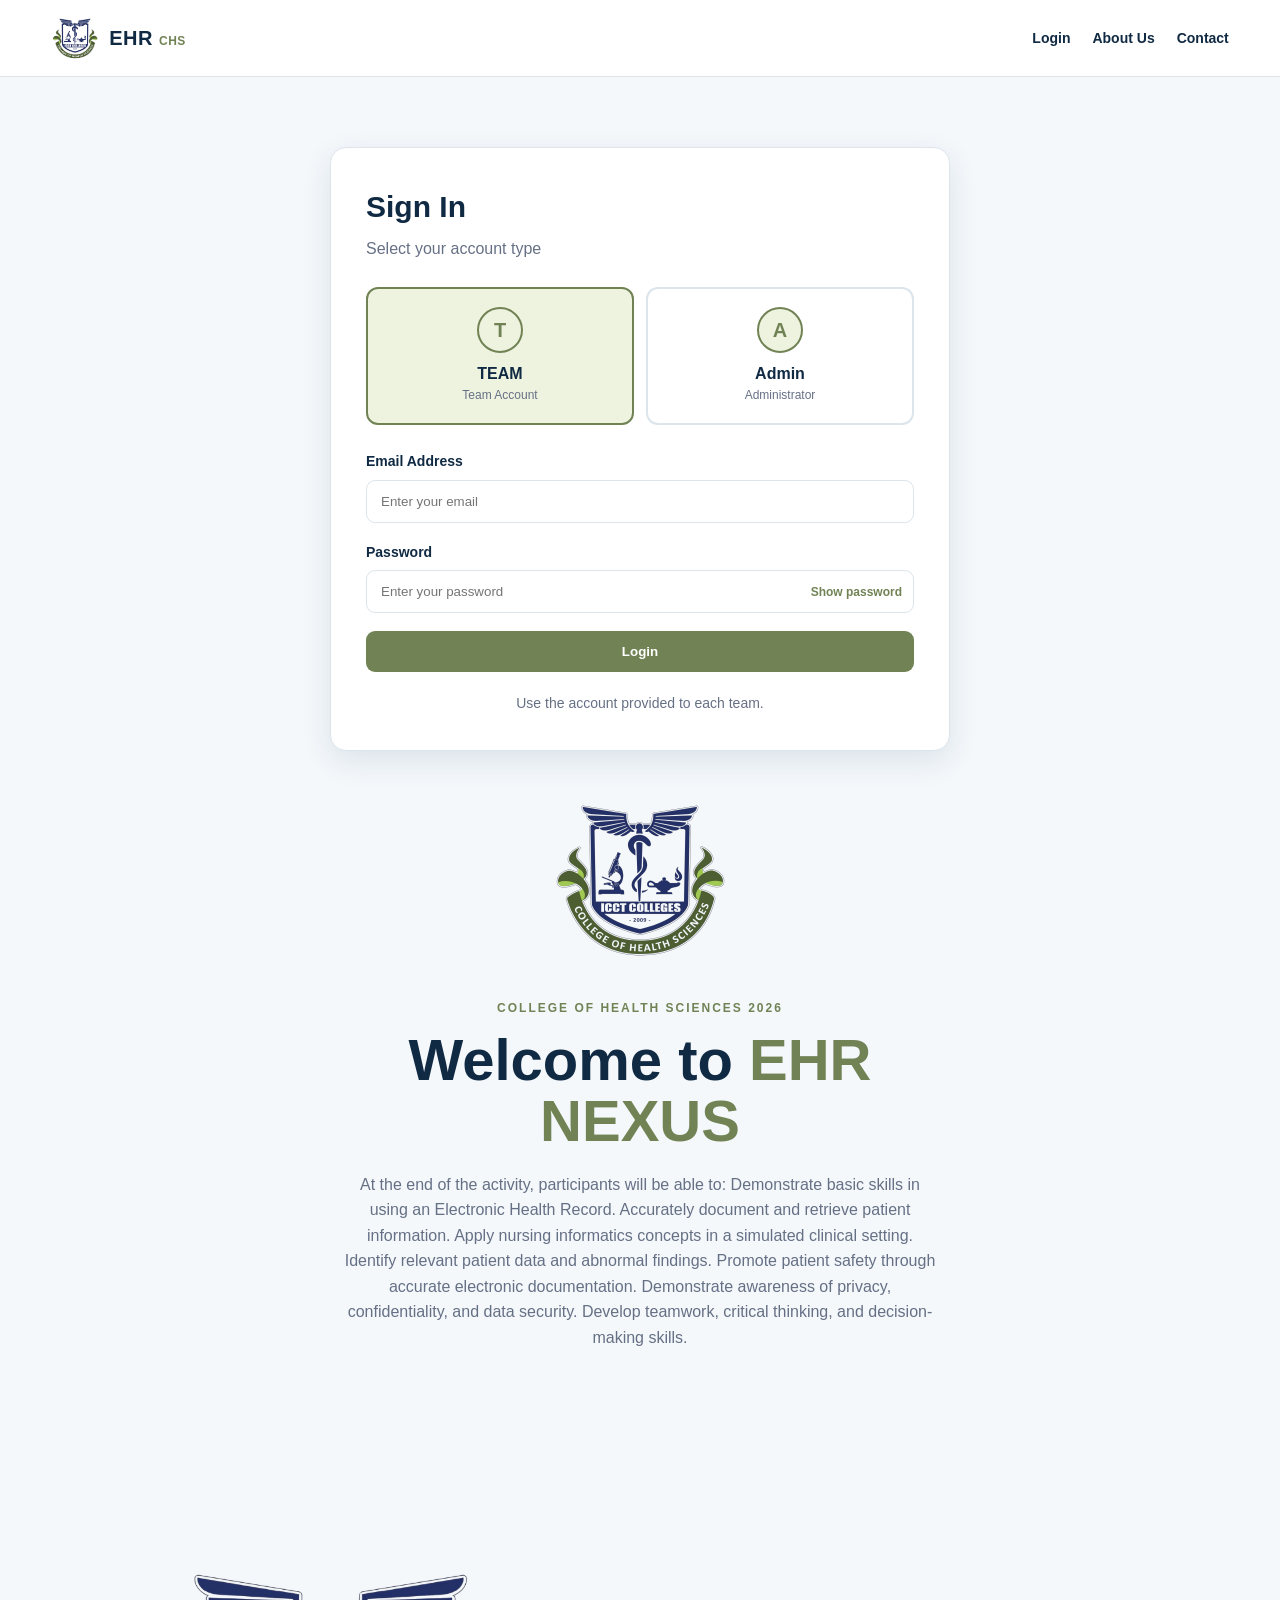
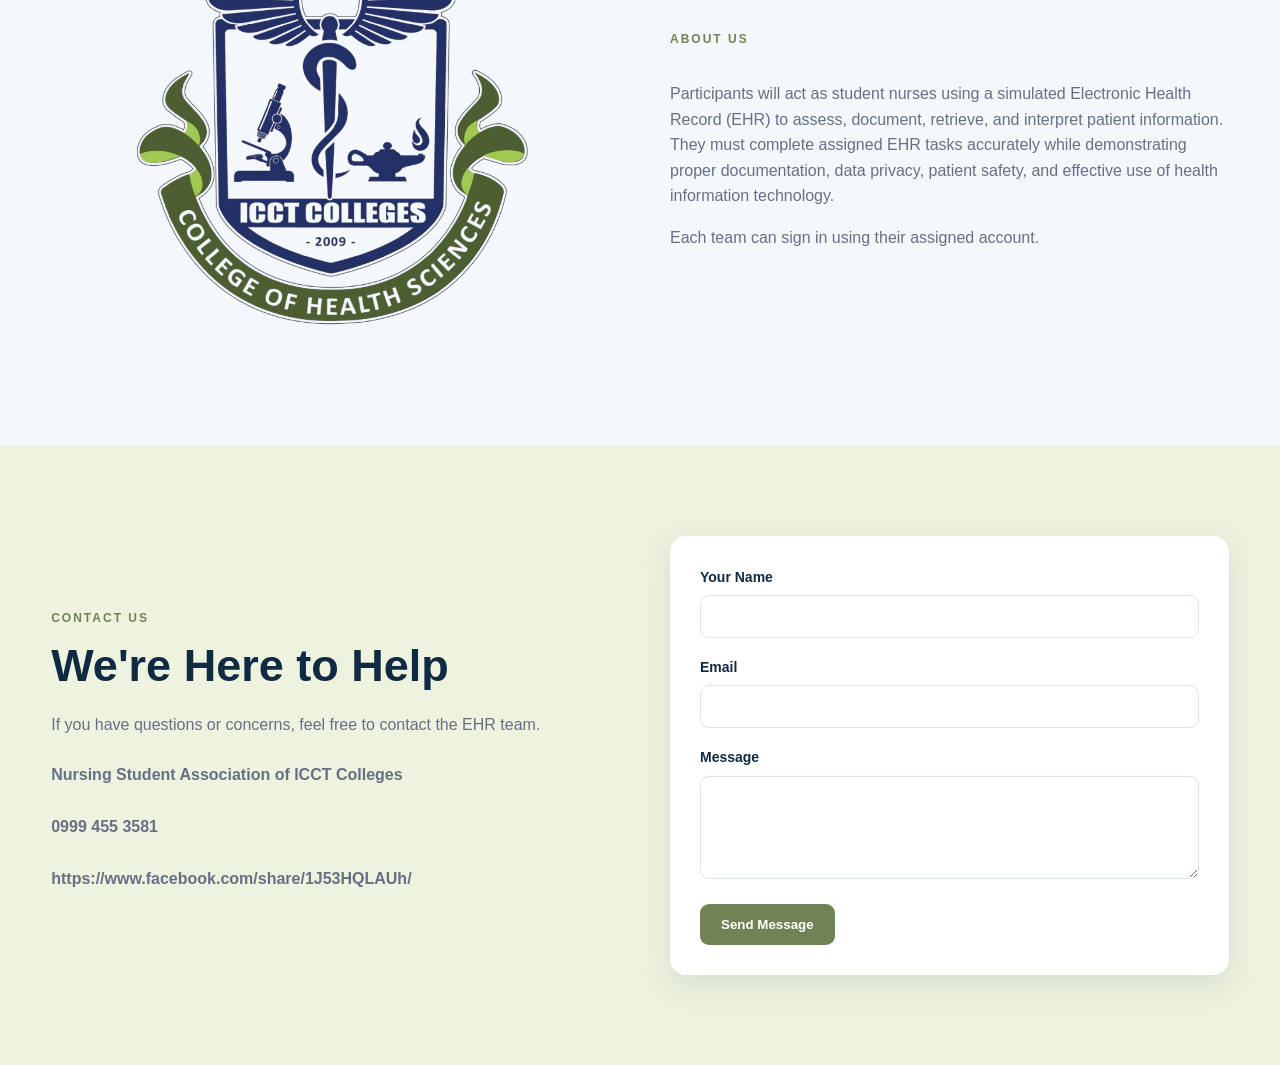
<file: index.html>
<!DOCTYPE html>
<html lang="en">
<head>
    <meta charset="UTF-8">
    <meta name="viewport" content="width=device-width, initial-scale=1.0">

    <title>EHR | Login</title>

    <link rel="stylesheet" href="style.css">
</head>

<body>

    <!-- NAVBAR -->
    <header class="navbar">

        <div class="nav-container">

            <a href="index.html" class="logo">
                <img
                    src="asset/chs.png"
                    alt="EHR CHS Logo">

                <span>
                    EHR
                    <small>CHS</small>
                </span>
            </a>

            <nav class="main-nav">
                <a href="#login">Login</a>
                <a href="#about">About Us</a>
                <a href="#contact">Contact</a>
            </nav><!DOCTYPE html>
            <html lang="en">
            <head>
                <meta charset="UTF-8">
                <title>Page title</title>
            </head>
            <body>
                
            </body>
            </html>

        </div>

    </header>


    <!-- LOGIN -->
    <main>

        <section class="login-section" id="login">

            <div class="login-container">

                <!-- SIGN IN -->
                <div class="login-card">

                    <h2>Sign In</h2>

                    <p class="login-subtitle">
                        Select your account type
                    </p>


                    <!-- ROLE -->
                    <div class="role-selection">

                        <div
                            class="role-card active"
                            data-role="student">

                            <div class="role-icon">
                                T
                            </div>

                            <h3>TEAM</h3>

                            <p>
                                Team Account
                            </p>

                        </div>


                        <div
                            class="role-card"
                            data-role="admin">

                            <div class="role-icon">
                                A
                            </div>

                            <h3>Admin</h3>

                            <p>
                                Administrator
                            </p>

                        </div>

                    </div>


                    <!-- LOGIN FORM -->
                    <form id="loginForm">

                        <input
                            type="hidden"
                            id="selectedRole"
                            value="student">


                        <div class="form-group">

                            <label for="loginEmail">
                                Email Address
                            </label>

                            <input
                                type="email"
                                id="loginEmail"
                                placeholder="Enter your email"
                                required>

                        </div>


                        <div class="form-group">

                            <label for="loginPassword">
                                Password
                            </label>

                            <div class="password-input-wrap">
                                <input
                                    type="password"
                                    id="loginPassword"
                                    placeholder="Enter your password"
                                    required>
                                <button
                                    class="password-toggle"
                                    type="button"
                                    aria-controls="loginPassword"
                                    aria-pressed="false">
                                    Show password
                                </button>
                            </div>

                        </div>


                        <div
                            id="adminHint"
                            class="admin-hint"
                            style="display:none;">

                            Admin account only:
                            <strong>
                                
                            </strong>

                        </div>


                        <button
                            type="submit"
                            class="btn btn-primary full-width">

                            Login

                        </button>

                    </form>


                    <!-- REGISTER -->
                    <div class="register-link">

                        <p>
                            Use the account provided to each team.


                        </p>

                    </div>

                </div>


                <!-- WELCOME CONTENT -->
                <div class="login-info">

                    <img
                        src="asset/chs.png"
                        alt="EHR CHS"
                        class="login-image">

                    <span class="section-label">
                        COLLEGE OF HEALTH SCIENCES 2026
                    </span>

                    <h1>
                        Welcome to
                        <span>EHR NEXUS</span>
                    </h1>

                    <p>
                       At the end of the activity, participants will be able to:

Demonstrate basic skills in using an Electronic Health Record.
Accurately document and retrieve patient information.
Apply nursing informatics concepts in a simulated clinical setting.
Identify relevant patient data and abnormal findings.
Promote patient safety through accurate electronic documentation.
Demonstrate awareness of privacy, confidentiality, and data security.
Develop teamwork, critical thinking, and decision-making skills.
                    </p>

                    <div class="login-features">

                      

                    </div>

                </div>

            </div>

        </section>


        <!-- ABOUT -->
        <section class="section" id="about">

            <div class="section-container">

                <div class="section-image">

                    <img
                        src="asset/chs.png"
                        alt="About EHR CHS">

                </div>


                <div class="section-content">

                    <span class="section-label">
                        ABOUT US
                    </span>

                    <h2>
                        
                    </h2>

                    <p>
                       Participants will act as student nurses using a simulated Electronic Health Record (EHR) to assess, document, retrieve, and interpret patient information. They must complete assigned EHR tasks accurately while demonstrating proper documentation, data privacy, patient safety, and effective use of health information technology.
                    </p>

                    <p>
                        Each team can sign in using their assigned account.
                        
                    </p>

                </div>

            </div>

        </section>


        <!-- CONTACT -->
        <section
            class="section contact-section"
            id="contact">

            <div class="section-container">

                <div class="section-content">

                    <span class="section-label">
                        CONTACT US
                    </span>

                    <h2>
                        We're Here to Help
                    </h2>

                    <p>
                        If you have questions or concerns,
                        feel free to contact the EHR team.
                    </p>

                    <div class="contact-details">

                        <p> Nursing Student Association of ICCT Colleges
</p>
                        <p> 0999 455 3581</p>
                        <p> https://www.facebook.com/share/1J53HQLAUh/</p>

                    </div>

                </div>


                <div class="contact-form-container">

                    <form id="contactForm">

                        <div class="form-group">

                            <label for="contactName">
                                Your Name
                            </label>

                            <input
                                type="text"
                                id="contactName"
                                required>

                        </div>


                        <div class="form-group">

                            <label for="contactEmail">
                                Email
                            </label>

                            <input
                                type="email"
                                id="contactEmail"
                                required>

                        </div>


                        <div class="form-group">

                            <label for="contactMessage">
                                Message
                            </label>

                            <textarea
                                id="contactMessage"
                                rows="5"
                                required></textarea>

                        </div>


                        <button
                            type="submit"
                            class="btn btn-primary">

                            Send Message

                        </button>

                    </form>

                </div>

            </div>

        </section>

    </main>


    <!-- REGISTER MODAL -->
    <div
        class="modal"
        id="registerModal">

        <div class="modal-content">

            <button
                type="button"
                class="modal-close"
                id="closeRegister">

                &times;

            </button>


            <h2>
                Create Student Account
            </h2>

            <p>
                Student accounts are assigned by the administrator.
            </p>


            <form id="registerForm">

                <div class="form-group">

                    <label for="regName">
                        Full Name
                    </label>

                    <input
                        type="text"
                        id="regName"
                        placeholder="Juan Dela Cruz"
                        required>

                </div>


                <div class="form-group">

                    <label for="regEmail">
                        Email Address
                    </label>

                    <input
                        type="email"
                        id="regEmail"
                        placeholder="juan@email.com"
                        required>

                </div>


                <div class="form-group">

                    <label for="regPassword">
                        Password
                    </label>

                    <input
                        type="password"
                        id="regPassword"
                        placeholder="Create password"
                        required>

                </div>


                <div class="form-group">

                    <label for="regConfirm">
                        Confirm Password
                    </label>

                    <input
                        type="password"
                        id="regConfirm"
                        placeholder="Confirm password"
                        required>

                </div>


                <button
                    type="submit"
                    class="btn btn-primary full-width">

                    Create Account

                </button>

            </form>

        </div>

    </div>


    <!-- TOAST -->
    <div id="toast" class="toast"></div>


    <script src="script.js"></script>

</body>
</html>
</file>
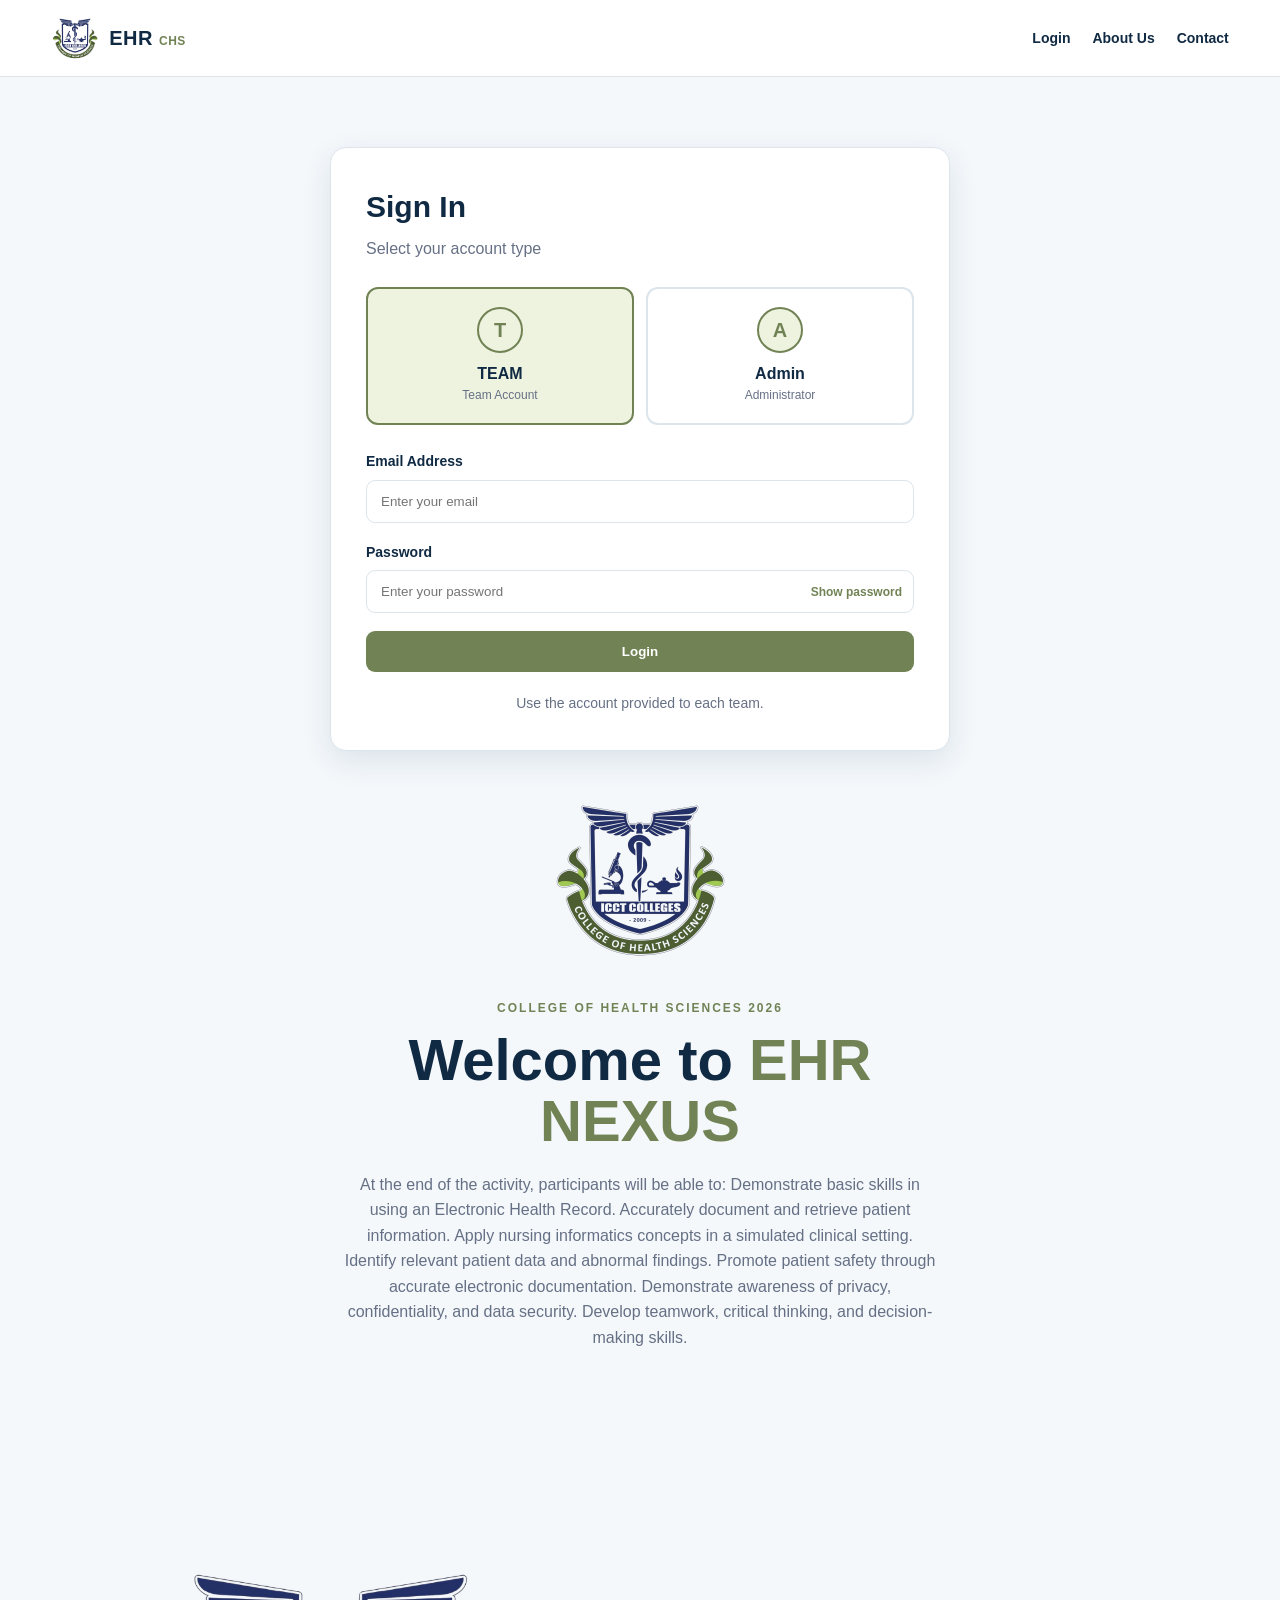
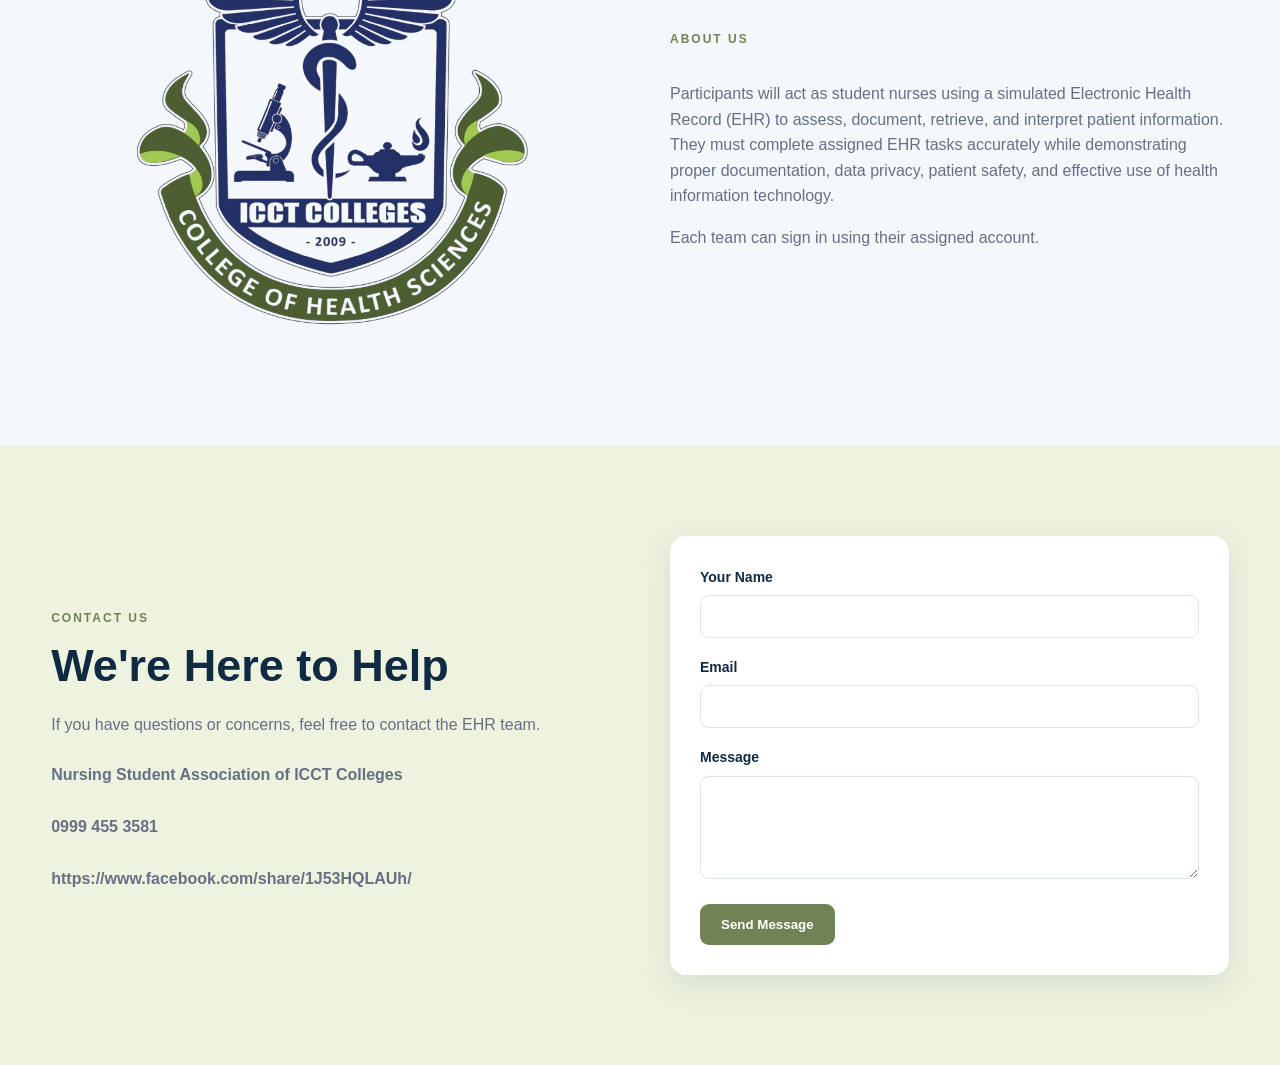
<file: admin.html>
<!DOCTYPE html>
<html lang="en">

<head>

    <meta charset="UTF-8">

    <meta
        name="viewport"
        content="width=device-width, initial-scale=1.0">

    <title>
        EHR HMS | Admin Dashboard
    </title>

    <link
        rel="stylesheet"
        href="style.css">

</head>


<body>

    <!-- ADMIN NAVBAR -->
    <header class="navbar">

        <div class="nav-container">

            <a
                href="admin.html"
                class="logo">

                <img
                    src="asset/chs.png"
                    alt="EHR CHS Logo">

                <span>
                    EHR
                    <small>HMS</small>
                </span>

            </a>


            <nav class="main-nav">

                <a href="admin.html">
                    Dashboard
                </a>

                <button
                    id="adminLogout"
                    class="logout-btn">

                    Logout

                </button>

            </nav>

        </div>

    </header>


    <main class="admin-main">
        <div class="admin-container">
            <div class="admin-header">
                <div>
                    <span class="section-label">ADMINISTRATION</span>
                    <h1>Team Health Records</h1>
                    <p>Review the information submitted by every team.</p>
                </div>
            </div>

            <button
                class="admin-menu-toggle"
                id="adminMenuToggle"
                type="button"
                aria-label="Open admin navigation"
                aria-controls="adminQuickMenu"
                aria-expanded="false">
                <span></span>
                <span></span>
                <span></span>
            </button>

            <nav class="admin-quick-menu" id="adminQuickMenu" aria-label="Admin quick navigation" hidden>
                <strong>Quick Navigation</strong>
                <div class="admin-team-links">
                    <button type="button" data-admin-view="all">All Teams</button>
                    <div id="adminTeamLinks"></div>
                </div>
                <button type="button" data-admin-view="composer">Post Scenario</button>
                <button type="button" data-admin-view="history">Previous Scenarios</button>
                <button type="button" data-admin-view="authorization">Submission Authorization</button>
            </nav>

            <div id="teamRecords" class="team-records"></div>

            <section class="scenario-composer" id="scenarioComposer">
                <div class="view-heading">
                    <span class="section-label">TEAM UPDATE</span>
                    <h2>Post a Scenario</h2>
                    <p>Send a scenario or instruction to one selected team.</p>
                </div>

                <form id="scenarioForm" class="record-form">
                    <label>
                        Scenario
                        <textarea id="scenarioText" rows="5" placeholder="Write a scenario for the selected team..." required></textarea>
                    </label>

                    <label>
                        Pick Team
                        <select id="scenarioTeam" required></select>
                    </label>

                    <input type="hidden" id="editingScenarioId" value="">

                    <div class="scenario-form-actions">
                        <button class="btn btn-primary" id="scenarioSubmit" type="submit">Post Scenario</button>
                        <button class="btn btn-secondary" id="cancelScenarioEdit" type="button" hidden>Cancel Edit</button>
                    </div>
                </form>
            </section>

            <section class="previous-scenarios-section" id="previousScenariosSection">
                <div class="view-heading">
                    <span class="section-label">SCENARIO HISTORY</span>
                    <h2>Previous Scenarios</h2>
                    <p>Review and delete scenarios previously posted to teams.</p>
                </div>

                <div id="previousScenarios" class="scenario-list"></div>
            </section>

            <section class="submission-auth-section" id="submissionAuthorizationSection" hidden>
                <div class="view-heading">
                    <span class="section-label">TEAM PERMISSIONS</span>
                    <h2>Submission Authorization</h2>
                    <p>Authorize one team to resubmit previously saved information.</p>
                </div>

                <div class="submission-auth-layout">
                    <div class="submission-auth-form">
                        <label for="authorizationTeam">Select Team</label>
                        <select id="authorizationTeam"></select>
                        <p id="authorizationStatus" class="record-empty" role="status"></p>
                        <button class="btn btn-primary" id="allowResubmit" type="button">Allow Resubmit</button>
                    </div>

                    <div class="submitted-teams-panel">
                        <h3>Teams with submitted information</h3>
                        <div id="submittedTeamsList" class="submitted-teams-list" aria-live="polite"></div>
                    </div>
                </div>
            </section>
        </div>
    </main>


    <div id="toast" class="toast"></div>


    <script src="script.js"></script>

</body>

</html>
</file>
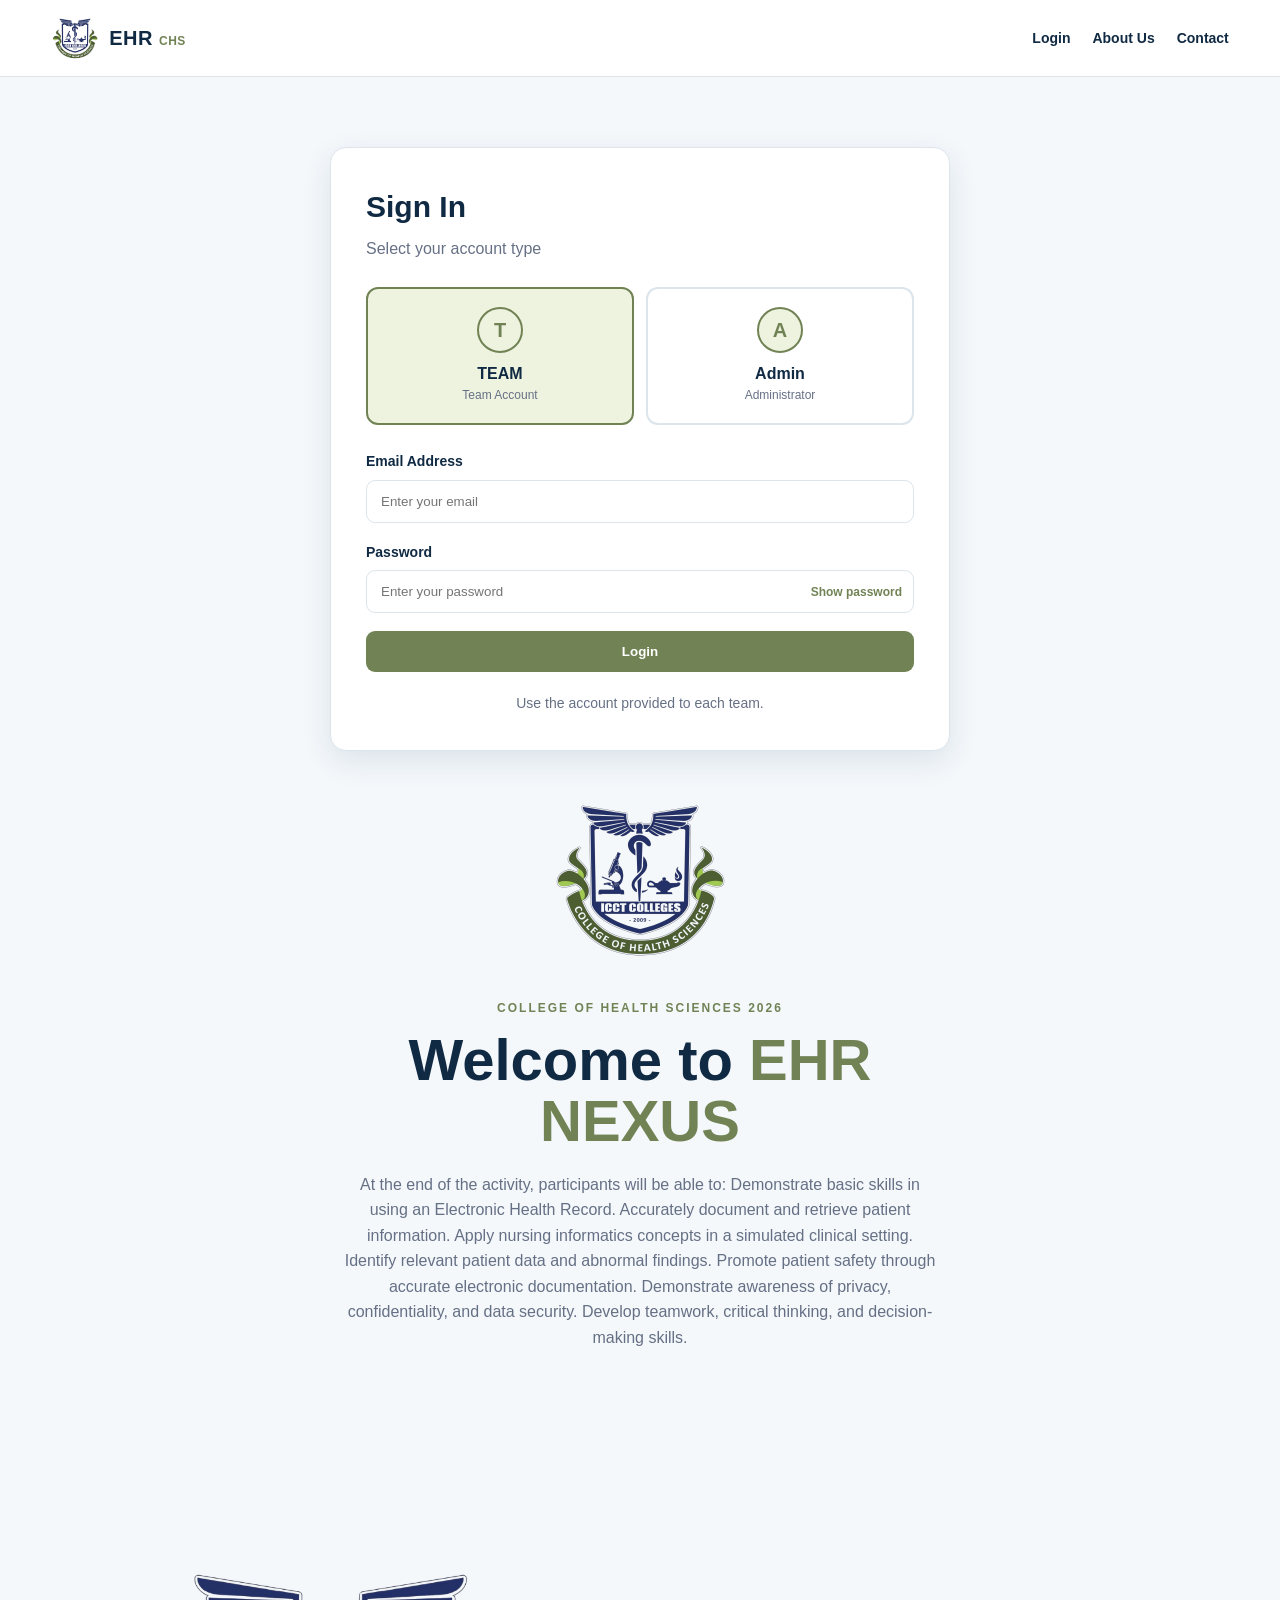
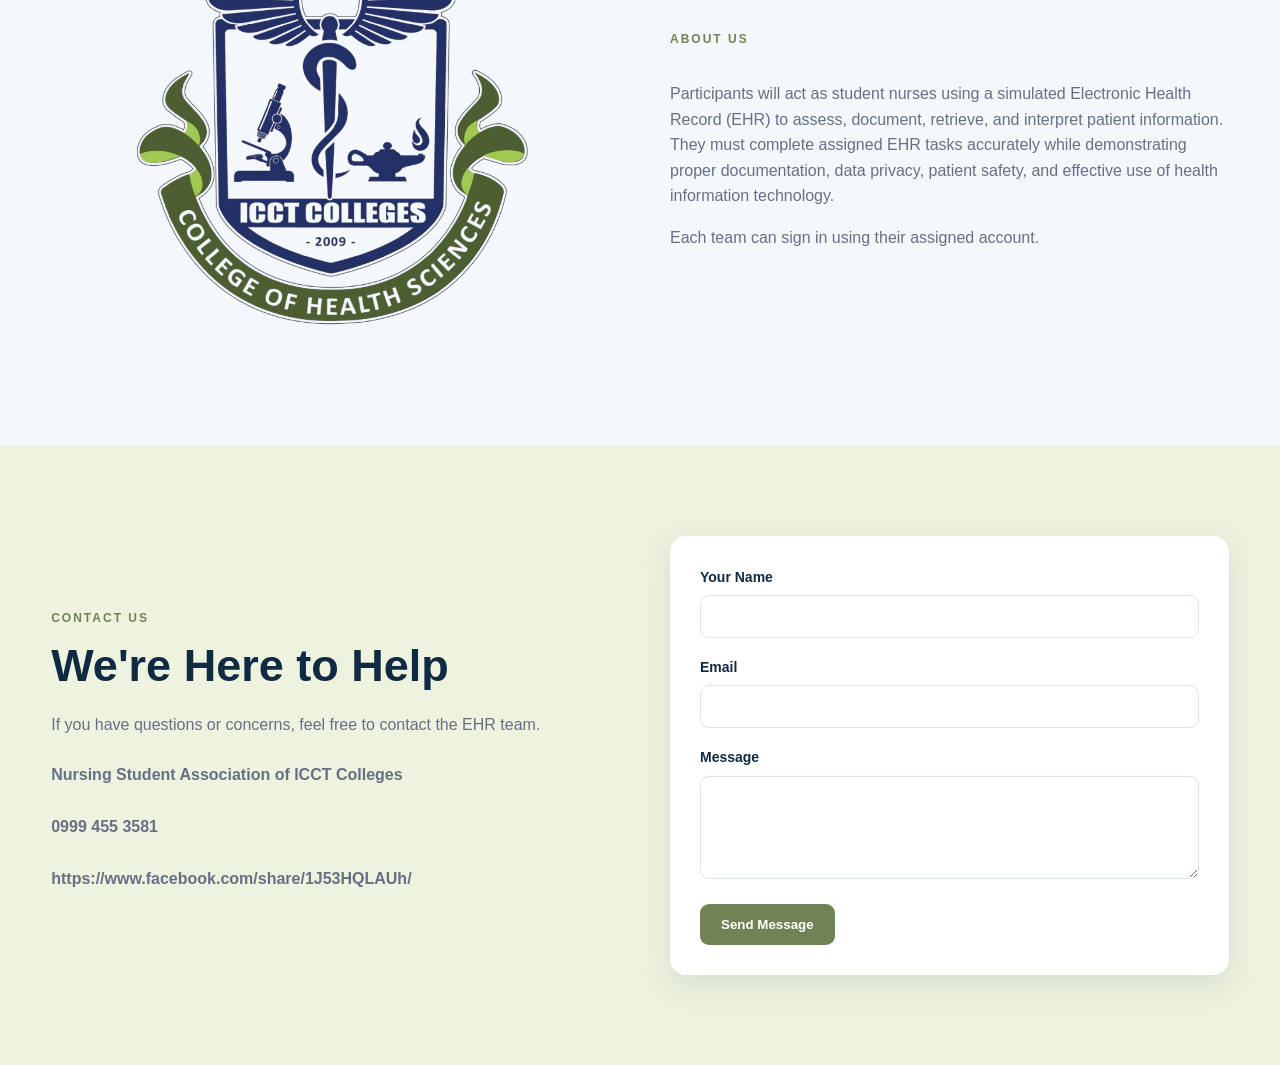
<file: team.html>
<!DOCTYPE html>
<html lang="en">

<head>

    <meta charset="UTF-8">

    <meta
        name="viewport"
        content="width=device-width, initial-scale=1.0">

    <title>
        EHR HMS | Student
    </title>

    <link
        rel="stylesheet"
        href="style.css">

</head>


<body class="dashboard-page">

    <button
        class="sidebar-toggle"
        id="sidebarToggle"
        type="button"
        aria-label="Open dashboard menu"
        aria-expanded="false">
        <span></span>
        <span></span>
        <span></span>
    </button>

    <aside class="dashboard-sidebar" id="dashboardSidebar">
        <div class="dashboard-brand">
            <span class="brand-mark">E</span>
            <span>EHR <small>HMS</small></span>
        </div>

        <nav class="dashboard-menu" aria-label="Student dashboard menu">
            <button class="dashboard-menu-item active" type="button" data-view="dashboardView">
                <span>⌂</span> Dashboard
            </button>
            <button class="dashboard-menu-item" type="button" data-view="demographicsView">
                <span>◎</span> Patient Demographics
            </button>
            <button class="dashboard-menu-item" type="button" data-view="historyView">
                <span>＋</span> Medical History
            </button>
            <button class="dashboard-menu-item" type="button" data-view="documentationView">
                <span>▤</span> Documentation
            </button>
        </nav>

        <button id="logoutPatient" class="dashboard-logout" type="button">Logout</button>
    </aside>

    <main class="dashboard-main">
        <header class="dashboard-topbar">
            <div>
                <span class="section-label">STUDENT HEALTH RECORD</span>
                <h1 id="dashboardTitle">Dashboard</h1>
            </div>
            <span class="dashboard-user" id="patientName">Student</span>
        </header>

        <section class="dashboard-view active" id="dashboardView">
            <div class="welcome-panel">
                <div>
                    <span class="section-label">EHR HMS</span>
                    <h2>Welcome, <span id="dashboardName">Student</span></h2>
                    <p>Please review and read the assigned scenario carefully and thoroughly before proceeding.
</p>
                </div>
            </div>

            <section class="team-scenarios-panel">
                <div class="view-heading">
                    <span class="section-label">TEAM UPDATES</span>
                    <h2>Scenarios</h2>
                    <p>Scenarios posted by the administrator for your team.</p>
                </div>
                <div id="teamScenarios" class="scenario-list"></div>
            </section>

        </section>

        <section class="dashboard-view" id="demographicsView">
            <div class="view-heading">
                <span class="section-label">PERSONAL INFORMATION</span>
                <h3>Please enter the required information.
</h3>
                <p>Please review all information carefully before saving. Once the information has been submitted, it can no longer be modified or corrected.
</p>
            </div>
            <form class="record-form" data-record="demographics">
                <div class="form-section-block">
                    <h3>Basic Information</h3>
                    <div class="record-grid">
                        <label>Full Name<input type="text" id="demographicFullName"></label>
                        <label>Date of Birth<input type="date"></label>
                        <label>Age<input type="number" min="0"></label>
                        <label>Gender<select><option value="">Select gender</option><option>Female</option><option>Male</option><option>Other</option></select></label>
                        <label>Region<input type="text"></label>
                        <label>Address<input type="text"></label>
                        <label>City<input type="text"></label>
                        <label>State/Province<input type="text"></label>
                        <label>Phone<input type="tel"></label>
                        <label>ZIP Code<input type="text"></label>
                    </div>
                </div>
                <div class="form-section-block">
                    <h3>Emergency Contact</h3>
                    <div class="record-grid">
                        <label>Emergency Contact Name<input type="text"></label>
                        <label>Relationship<input type="text"></label>
                        <label>Phone<input type="tel"></label>
                    </div>
                </div>
                <button class="btn btn-clear" type="button" data-clear-form>Clear</button>
                <button class="btn btn-primary" type="button" data-save-message="Demographic information saved.">Submit</button>
            </form>
        </section>

        <section class="dashboard-view" id="historyView">
            <div class="view-heading">
                <span class="section-label">HEALTH INFORMATION</span>
                <h3>Please enter the required information.
</h3>
                <p>Please review all information carefully before saving. Once the information has been submitted, it can no longer be modified or corrected.
</p>
            </div>
            <form class="record-form" data-record="medicalHistory">
                <label>Diagnosis of the Patient<textarea rows="4"></textarea></label>
                <label>Allergies<textarea rows="4"></textarea></label>
                <label>Current Medication<textarea rows="4"></textarea></label>
                <label>History<textarea rows="6"></textarea></label>
                <button class="btn btn-clear" type="button" data-clear-form>Clear</button>
                <button class="btn btn-primary" type="button" data-save-message="Medical history saved.">Submit</button>
            </form>
        </section>

        <section class="dashboard-view" id="documentationView">
            <div class="view-heading">
                <span class="section-label">CLINICAL NOTES</span>
                <h3>Please enter the required information.
</h3>
                <p>Please review all information carefully before saving. Once the information has been submitted, it can no longer be modified or corrected.
</p>
            </div>
            <form class="record-form" data-record="documentation">
                <label>Date<input type="date"></label>
                <label>Chief Complaint<textarea rows="3"></textarea></label>
                <div class="form-section-block">
                    <h3>Nursing Note</h3>
                    <div class="record-grid">
                        <label>Assessment<textarea rows="4"></textarea></label>
                        <label>Intervention<textarea rows="4"></textarea></label>
                        <label>Laboratory Test Performed<textarea rows="4"></textarea></label>
                        <label>Nursing Diagnosis<textarea rows="4"></textarea></label>
                        <label>Medications<textarea rows="4"></textarea></label>
                        <label>Treatment Plan<textarea rows="4"></textarea></label>
                    </div>
                </div>
                <button class="btn btn-clear" type="button" data-clear-form>Clear</button>
                <button class="btn btn-primary" type="button" data-save-message="Documentation saved.">Submit</button>
            </form>
        </section>
    </main>


    <div id="toast" class="toast"></div>


    <script src="script.js"></script>

</body>

</html>
</file>
<file: style.css>
/* =========================================
    EHR HMS
   MAIN STYLE SHEET
========================================= */

:root {
    --navy: #102a43;
    --navy-dark: #071b2e;
    --teal: #718355;
    --teal-light: #eef3df;
    --white: #ffffff;
    --light: #f4f8fb;
    --gray: #667085;
    --border: #dce5eb;
    --danger: #dc3545;
    --success: #03a333;
    --warning: #f59e0b;
    --shadow: 0 10px 30px rgba(8, 44, 76, 0.10);
    --radius: 16px;
}


/* =========================================
   RESET
========================================= */

* {
    margin: 0;
    padding: 0;
    box-sizing: border-box;
}

html {
    scroll-behavior: smooth;
}

body {
    font-family: Arial, Helvetica, sans-serif;
    background: var(--light);
    color: var(--navy);
    line-height: 1.6;
}

a {
    text-decoration: none;
    color: inherit;
}

button,
input,
textarea,
select {
    font-family: inherit;
}

img {
    max-width: 100%;
    display: block;
}


/* =========================================
   NAVBAR
========================================= */

.navbar {
    position: sticky;
    top: 0;
    z-index: 1000;

    background: rgba(255, 255, 255, 0.96);

    border-bottom: 1px solid var(--border);

    backdrop-filter: blur(10px);
}

.nav-container {
    width: min(1200px, 92%);
    margin: auto;

    min-height: 76px;

    display: flex;
    align-items: center;
    justify-content: space-between;

    gap: 30px;
}

.logo {
    display: flex;
    align-items: center;
    gap: 10px;

    font-weight: 800;
    color: var(--navy);

    white-space: nowrap;
}

.logo img {
    width: 48px;
    height: 48px;
}

.logo span {
    font-size: 20px;
    letter-spacing: 0.5px;
}

.logo small {
    color: var(--teal);
    font-size: 12px;
}

.main-nav {
    display: flex;
    align-items: center;
    gap: 22px;
}

.main-nav a {
    color: var(--navy);
    font-size: 14px;
    font-weight: 600;

    transition: 0.25s ease;
}

.main-nav a:hover {
    color: var(--teal);
}

/* =========================================
   BUTTONS
========================================= */

.btn {
    display: inline-flex;

    align-items: center;
    justify-content: center;

    border: none;

    padding: 13px 21px;

    border-radius: 9px;

    font-weight: 700;

    cursor: pointer;

    transition:
        transform 0.25s ease,
        background 0.25s ease,
        box-shadow 0.25s ease;
}

.btn:hover {
    transform: translateY(-2px);
}

.btn:active {
    transform: translateY(0);
}

.btn-primary {
    background: var(--teal);
    color: white;
}

.btn-primary:hover {
    background: var(--navy);
    box-shadow: 0 8px 20px rgba(113, 131, 85, 0.30);
}

.btn-primary:disabled,
.btn-primary:disabled:hover {
    background: #aab2b8;
    box-shadow: none;
    cursor: not-allowed;
    transform: none;
}

.btn-clear {
    background: #8f1821;
    color: var(--white);
}

.btn-clear:hover {
    background: #f3b8bc;
    color: #76131a;
}

.btn-clear:disabled,
.btn-clear:disabled:hover {
    background: #aab2b8;
    color: var(--white);
    cursor: not-allowed;
    transform: none;
}

.btn-secondary {
    background: white;
    color: var(--navy);

    border: 1px solid var(--border);
}

.btn-secondary:hover {
    border-color: var(--teal);
    color: var(--teal);
}

.btn-danger {
    background: var(--danger);
    color: white;
}

.full-width {
    width: 100%;
}

.logout-btn {
    border: none;
    background: transparent;

    color: var(--danger);

    font-weight: 700;

    cursor: pointer;

    padding: 8px 10px;

    transition: 0.25s ease;
}

.logout-btn:hover {
    color: #a71d2a;
}


/* =========================================
   SECTION
========================================= */

.section {
    padding: 90px 0;
}

.section-container {
    width: min(1200px, 92%);
    margin: auto;

    display: grid;

    grid-template-columns: 1fr 1fr;

    gap: 60px;

    align-items: center;
}

.section-label {
    display: inline-block;

    color: var(--teal);

    font-size: 12px;
    font-weight: 800;

    letter-spacing: 2px;

    margin-bottom: 12px;
}

.section-content h2,
.section-heading h2 {
    font-size: clamp(30px, 4vw, 45px);

    line-height: 1.15;

    margin-bottom: 20px;
}

.section-content p,
.section-heading p {
    color: var(--gray);

    margin-bottom: 16px;
}

.section-image img {
    width: 100%;
    max-height: 420px;

    object-fit: contain;

    border-radius: var(--radius);
}

.section-heading {
    text-align: center;

    grid-column: 1 / -1;
}


/* =========================================
   LOGIN
========================================= */

.login-section {
    min-height: calc(100vh - 76px);

    display: flex;
    align-items: center;

    padding: 70px 0;
}

.login-container {
    width: min(1100px, 92%);
    margin: auto;

    display: grid;

    grid-template-columns: 1.1fr 0.9fr;

    gap: 60px;

    align-items: center;
}

.login-info h1 {
    font-size: clamp(35px, 5vw, 58px);
    line-height: 1.05;

    margin-bottom: 20px;
}

.login-info h1 span {
    color: var(--teal);
}

.login-info > p {
    max-width: 600px;

    color: var(--gray);

    margin-bottom: 25px;
}

.login-image {
    width: 250px;
    height: 180px;

    object-fit: contain;

    margin-bottom: 25px;
}

.login-features {
    display: grid;
    gap: 10px;

    color: var(--navy);
    font-weight: 600;
}

.login-card {
    background: white;

    padding: 35px;

    border-radius: var(--radius);

    box-shadow: var(--shadow);

    border: 1px solid var(--border);
}

.login-card h2 {
    font-size: 30px;
    margin-bottom: 5px;
}

.login-subtitle {
    color: var(--gray);
    margin-bottom: 25px;
}

.login-section .login-container {
    grid-template-columns: minmax(0, 620px);
    justify-content: center;
    gap: 38px;
}

.login-section .login-card {
    width: 100%;
}

.login-section .login-info {
    width: min(620px, 100%);
    text-align: center;
}

.login-section .login-image {
    margin: 0 auto 25px;
}

.login-section .login-info > p {
    margin-right: auto;
    margin-left: auto;
}

.login-section .login-features {
    justify-items: center;
}


/* =========================================
   ROLE CARDS
========================================= */

.role-selection {
    display: grid;
    grid-template-columns: 1fr 1fr;

    gap: 12px;

    margin-bottom: 25px;
}

.role-card {
    padding: 18px;

    text-align: center;

    border: 2px solid var(--border);

    border-radius: 12px;

    cursor: pointer;

    transition: 0.25s ease;
}

.role-card:hover {
    transform: translateY(-3px);
    border-color: var(--teal);
}

.role-card.active {
    border-color: var(--teal);
    background: var(--teal-light);
}

.role-icon {
    width: 46px;
    height: 46px;
    display: grid;
    place-items: center;
    margin: 0 auto 8px;
    border: 2px solid var(--teal);
    border-radius: 50%;
    background: var(--teal-light);
    color: var(--teal);
    font-size: 20px;
    font-weight: 800;
}

.role-card h3 {
    font-size: 16px;
}

.role-card p {
    font-size: 12px;
    color: var(--gray);
}


/* =========================================
   FORMS
========================================= */

.form-group {
    margin-bottom: 18px;
}

.form-group label {
    display: block;

    font-size: 14px;

    font-weight: 700;

    margin-bottom: 7px;
}

.form-group input,
.form-group textarea,
.form-group select,
.search-box input {
    width: 100%;

    padding: 13px 14px;

    border: 1px solid var(--border);

    border-radius: 9px;

    background: white;

    color: var(--navy);

    outline: none;

    transition: 0.2s ease;
}

.password-input-wrap {
    position: relative;
}

.password-input-wrap input {
    padding-right: 116px;
}

.password-toggle {
    position: absolute;
    top: 50%;
    right: 12px;
    padding: 5px 0;
    transform: translateY(-50%);
    border: 0;
    background: transparent;
    color: var(--teal);
    font-size: 12px;
    font-weight: 700;
    cursor: pointer;
}

.password-toggle:hover {
    color: var(--navy);
    text-decoration: underline;
}

.password-toggle:focus-visible {
    outline: 2px solid var(--teal);
    outline-offset: 3px;
    border-radius: 2px;
}

.form-group textarea {
    resize: vertical;
}

.form-group input:focus,
.form-group textarea:focus,
.form-group select:focus,
.search-box input:focus {
    border-color: var(--teal);

    box-shadow:
        0 0 0 3px rgba(113, 131, 85, 0.20);
}

.admin-hint {
    background: #fff8e7;

    color: #765600;

    padding: 10px 12px;

    border-radius: 8px;

    font-size: 12px;

    margin-bottom: 15px;
}

.register-link {
    margin-top: 20px;

    text-align: center;

    color: var(--gray);

    font-size: 14px;
}

.text-button {
    background: none;
    border: none;

    color: var(--teal);

    font-weight: 700;

    cursor: pointer;
}

.text-button:hover {
    text-decoration: underline;
}


/* =========================================
   HERO
========================================= */

.hero {
    padding: 90px 0;

    background:
        linear-gradient(
            135deg,
            #eef3df,
            #f4f8fb
        );
}

.hero-container {
    width: min(1200px, 92%);
    margin: auto;

    display: grid;

    grid-template-columns: 1fr 1fr;

    gap: 60px;

    align-items: center;
}

.hero-content h1 {
    font-size: clamp(36px, 5vw, 60px);

    line-height: 1.05;

    margin-bottom: 15px;
}

.hero-content h1 span {
    color: var(--teal);
}

.hero-content h2 {
    font-size: 25px;

    margin-bottom: 15px;
}

.hero-content p {
    color: var(--gray);

    max-width: 600px;

    margin-bottom: 28px;
}

.hero-buttons {
    display: flex;

    gap: 12px;

    flex-wrap: wrap;
}

.hero-image img {
    width: 100%;
    height: 400px;

    object-fit: contain;
}


/* =========================================
   SERVICES
========================================= */

.services-grid {
    grid-column: 1 / -1;

    display: grid;

    grid-template-columns:
        repeat(3, 1fr);

    gap: 22px;
}

.service-card {
    background: white;

    border: 1px solid var(--border);

    border-radius: var(--radius);

    padding: 30px;

    box-shadow: var(--shadow);

    transition: 0.25s ease;
}

.service-card:hover {
    transform: translateY(-7px);
}

.service-icon {
    width: 60px;
    height: 60px;

    display: flex;
    align-items: center;
    justify-content: center;

    background: var(--teal-light);

    border-radius: 50%;

    font-size: 28px;

    margin-bottom: 18px;
}

.service-card h3 {
    margin-bottom: 10px;
}

.service-card p {
    color: var(--gray);

    margin-bottom: 20px;
}


/* =========================================
   ABOUT
========================================= */

.about-list {
    display: grid;

    gap: 10px;

    margin-top: 25px;

    font-weight: 700;
}


/* =========================================
   TEAM
========================================= */

.team-section {
    grid-template-columns: 1fr;
}

.team-grid {
    display: grid;

    grid-template-columns:
        repeat(3, 1fr);

    gap: 25px;
}

.team-card {
    background: white;

    border-radius: var(--radius);

    overflow: hidden;

    border: 1px solid var(--border);

    box-shadow: var(--shadow);

    transition: 0.25s ease;
}

.team-card:hover {
    transform: translateY(-6px);
}

.team-card img {
    width: 100%;
    height: 230px;

    object-fit: contain;

    background: var(--teal-light);
}

.team-info {
    padding: 20px;
}

.team-info h3 {
    margin-bottom: 5px;
}

.team-info p {
    color: var(--gray);
}


/* =========================================
   CONTACT
========================================= */

.contact-section {
    background: #eef3df;
}

.contact-details {
    display: grid;

    gap: 10px;

    margin-top: 25px;

    font-weight: 600;
}

.contact-form-container {
    background: white;

    padding: 30px;

    border-radius: var(--radius);

    box-shadow: var(--shadow);
}


/* =========================================
   FOOTER
========================================= */

.footer {
    background: var(--navy);

    color: white;

    padding: 30px 0;
}

.footer-container {
    width: min(1200px, 92%);
    margin: auto;

    display: flex;

    justify-content: space-between;

    align-items: center;

    gap: 20px;
}

.footer p {
    opacity: 0.8;

    font-size: 13px;
}


/* =========================================
   MODAL
========================================= */

.modal {
    position: fixed;

    inset: 0;

    background:
        rgba(4, 29, 51, 0.65);

    display: none;

    align-items: center;
    justify-content: center;

    padding: 20px;

    z-index: 2000;
}

.modal.show {
    display: flex;
}

.modal-content {
    position: relative;

    width: min(500px, 100%);

    background: white;

    padding: 35px;

    border-radius: var(--radius);

    box-shadow: 0 20px 60px rgba(0,0,0,0.2);

    animation: modalIn 0.25s ease;
}

@keyframes modalIn {
    from {
        opacity: 0;
        transform: translateY(20px) scale(0.98);
    }

    to {
        opacity: 1;
        transform: translateY(0) scale(1);
    }
}

.modal-close {
    position: absolute;

    top: 12px;
    right: 15px;

    width: 35px;
    height: 35px;

    border: none;

    background: transparent;

    font-size: 28px;

    cursor: pointer;

    color: var(--gray);
}


/* =========================================
   TOAST
========================================= */

.toast {
    position: fixed;

    bottom: 25px;
    right: 25px;

    z-index: 3000;

    background: var(--navy);

    color: white;

    padding: 14px 20px;

    border-radius: 9px;

    box-shadow: var(--shadow);

    opacity: 0;

    transform: translateY(20px);

    pointer-events: none;

    transition: 0.3s ease;
}

.toast.show {
    opacity: 1;

    transform: translateY(0);
}


/* =========================================
   ADMIN
========================================= */

.admin-main {
    padding: 50px 0;
}

.admin-container {
    width: min(1400px, 94%);
    margin: auto;
}

.admin-container [hidden] {
    display: none !important;
}

.admin-header {
    display: flex;

    align-items: center;
    justify-content: space-between;

    gap: 20px;

    margin-bottom: 30px;
}

.admin-header h1 {
    font-size: 42px;
}

.admin-header p {
    color: var(--gray);
}

.stats-grid {
    display: grid;

    grid-template-columns:
        repeat(4, 1fr);

    gap: 18px;

    margin-bottom: 25px;
}

.stat-card {
    background: white;

    padding: 22px;

    border-radius: 14px;

    border: 1px solid var(--border);

    box-shadow: var(--shadow);

    display: flex;

    align-items: center;

    gap: 15px;
}

.stat-icon {
    width: 50px;
    height: 50px;

    display: flex;
    align-items: center;
    justify-content: center;

    background: var(--teal-light);

    border-radius: 12px;

    font-size: 22px;
}

.stat-card span {
    display: block;

    color: var(--gray);

    font-size: 13px;
}

.stat-card strong {
    display: block;

    font-size: 28px;

    color: var(--navy);
}

.admin-toolbar {
    background: white;

    padding: 18px;

    border: 1px solid var(--border);

    border-radius: 12px;

    margin-bottom: 18px;
}

.search-box {
    max-width: 450px;
}

.table-wrapper {
    width: 100%;

    overflow-x: auto;

    background: white;

    border: 1px solid var(--border);

    border-radius: 12px;

    box-shadow: var(--shadow);
}

.team-records {
    display: grid;
    gap: 24px;
}

.team-record-card {
    padding: 26px;
    border: 1px solid var(--border);
    border-radius: 14px;
    background: var(--white);
    box-shadow: var(--shadow);
    scroll-margin-top: 24px;
}

.team-record-heading {
    display: flex;
    align-items: center;
    justify-content: space-between;
    padding-bottom: 18px;
    border-bottom: 1px solid var(--border);
}

.team-record-heading h2 {
    margin: 0 0 3px;
    font-size: 25px;
}

.team-record-heading p {
    color: var(--gray);
    font-size: 13px;
}

.team-record-section {
    margin-top: 22px;
    padding: 20px;
    border: 1px solid var(--border);
    border-radius: 10px;
    background: #fbfdfe;
}

.team-record-section h3 {
    margin-bottom: 15px;
    color: var(--teal);
    font-size: 18px;
}

.record-output-list {
    display: grid;
    gap: 10px;
}

.record-output-row {
    display: grid;
    grid-template-columns: minmax(180px, 0.35fr) 1fr;
    gap: 18px;
    padding-bottom: 9px;
    border-bottom: 1px solid #e5edf0;
}

.record-output-row:last-child {
    padding-bottom: 0;
    border-bottom: 0;
}

.record-output-row dt {
    color: var(--gray);
    font-size: 13px;
    font-weight: 700;
}

.record-output-row dd {
    white-space: pre-wrap;
    color: var(--navy);
    font-size: 14px;
}

.record-empty {
    color: var(--gray);
    font-size: 14px;
}

.record-locked-note,
.record-resubmit-note {
    color: var(--gray);
    font-size: 13px;
}

.record-resubmit-note {
    color: #765600;
}

.scenario-composer {
    margin-top: 34px;
    padding-top: 30px;
    border-top: 2px solid var(--border);
}

.scenario-form-actions,
.scenario-actions {
    display: flex;
    flex-wrap: wrap;
    gap: 10px;
}

.scenario-form-actions .btn,
.scenario-actions .btn {
    padding: 10px 14px;
    font-size: 13px;
}

.scenario-list {
    display: grid;
    gap: 12px;
}

.scenario-item {
    padding: 16px;
    border: 1px solid var(--border);
    border-left: 4px solid var(--teal);
    border-radius: 9px;
    background: var(--white);
}

.scenario-item p {
    white-space: pre-wrap;
    color: var(--navy);
}

.scenario-item small {
    display: block;
    margin-top: 8px;
    color: var(--gray);
    font-size: 12px;
}

.admin-scenario-item .scenario-actions {
    margin-top: 12px;
}

.team-scenarios-panel {
    margin-top: 30px;
    padding: 24px;
    border: 1px solid var(--border);
    border-radius: 14px;
    background: var(--white);
    box-shadow: var(--shadow);
}

.previous-scenarios-section {
    margin-top: 34px;
    padding-top: 30px;
    border-top: 2px solid var(--border);
}

.submission-auth-section {
    margin-top: 34px;
    padding-top: 30px;
    border-top: 2px solid var(--border);
}

.submission-auth-layout {
    display: grid;
    grid-template-columns: minmax(280px, 0.8fr) minmax(0, 1.2fr);
    align-items: start;
    gap: 28px;
}

.submission-auth-form {
    display: grid;
    justify-items: start;
    gap: 14px;
    width: 100%;
    padding: 24px;
    border: 1px solid var(--border);
    border-radius: 10px;
    background: var(--white);
}

.submission-auth-form label {
    font-size: 14px;
    font-weight: 700;
}

.submission-auth-form select {
    width: 100%;
    min-height: 46px;
    padding: 10px 12px;
    border: 1px solid var(--border);
    border-radius: 8px;
    background: var(--white);
    color: var(--navy);
}

.submitted-teams-panel {
    min-width: 0;
}

.submitted-teams-panel h3 {
    margin-bottom: 12px;
    font-size: 18px;
}

.submitted-teams-list {
    display: grid;
    gap: 10px;
}

.submitted-team-item {
    padding: 14px 16px;
    border: 1px solid var(--border);
    border-radius: 8px;
    background: var(--white);
}

.submitted-team-heading {
    display: flex;
    align-items: center;
    justify-content: space-between;
    gap: 14px;
}

.submitted-team-heading span {
    color: var(--teal);
    font-size: 12px;
    font-weight: 700;
}

.submitted-team-item p {
    margin-top: 5px;
    color: var(--gray);
    font-size: 13px;
}

.previous-scenario-item {
    display: grid;
    gap: 10px;
}

.previous-scenario-heading {
    display: flex;
    align-items: center;
    justify-content: space-between;
    gap: 16px;
}

.previous-scenario-heading strong {
    color: var(--navy);
}

.previous-scenario-heading small {
    margin-top: 0;
}

.previous-scenario-item .btn {
    justify-self: start;
    padding: 9px 14px;
    font-size: 13px;
}

.admin-menu-toggle {
    position: fixed;
    top: 92px;
    right: 24px;
    z-index: 1400;
    display: grid;
    align-content: center;
    justify-items: center;
    width: 150px;
    height: 46px;
    padding: 10px;
    border: 1px solid var(--border);
    border-radius: 8px;
    background: var(--white);
    box-shadow: var(--shadow);
    cursor: pointer;
}

.admin-menu-toggle span {
    display: none;
}

.admin-menu-toggle::before {
    content: "Quick navigate";
    color: #111111;
    font-size: 13px;
    font-weight: 700;
    line-height: 1;
}

.sidebar-toggle span {
    display: block;
    width: 100%;
    height: 2px;
    border-radius: 2px;
    background: #111111;
}

.admin-menu-toggle[aria-expanded="true"] span,
.sidebar-toggle[aria-expanded="true"] span {
    display: none;
}

.admin-menu-toggle[aria-expanded="true"]::before,
.sidebar-toggle[aria-expanded="true"]::before {
    content: "×";
    color: #111111;
    font-size: 27px;
    font-weight: 400;
    line-height: 1;
    place-self: center;
}

.admin-menu-toggle[aria-expanded="true"]::before {
    content: "×";
}

.admin-quick-menu {
    position: fixed;
    top: 146px;
    right: 24px;
    z-index: 1400;
    width: min(280px, calc(100vw - 32px));
    max-height: min(70vh, 560px);
    overflow-y: auto;
    padding: 16px;
    border: 1px solid var(--border);
    border-radius: 8px;
    background: var(--white);
    box-shadow: var(--shadow);
}

.admin-quick-menu[hidden] {
    display: none;
}

.admin-quick-menu strong {
    display: block;
    margin-bottom: 10px;
    color: var(--navy);
}

.admin-team-links {
    display: grid;
    gap: 2px;
    margin-bottom: 10px;
}

.admin-team-links > div {
    display: grid;
    gap: 2px;
}

.admin-quick-menu button {
    display: block;
    width: 100%;
    padding: 9px 10px;
    border: 0;
    border-radius: 6px;
    background: transparent;
    color: var(--navy);
    font-size: 14px;
    font-weight: 600;
    text-align: left;
    cursor: pointer;
}

.admin-quick-menu button:hover {
    background: var(--teal-light);
    color: var(--navy-dark);
}

.admin-quick-menu > button {
    border-top: 1px solid var(--border);
    border-radius: 0;
}


/* =========================================
   RESPONSIVE
========================================= */

@media (max-width: 900px) {

    .main-nav {
        gap: 10px;
    }

    .main-nav a {
        font-size: 12px;
    }

    .login-container,
    .hero-container,
    .section-container {
        grid-template-columns: 1fr;
    }

    .services-grid {
        grid-template-columns: 1fr 1fr;
    }

    .team-grid {
        grid-template-columns: 1fr 1fr;
    }

    .stats-grid {
        grid-template-columns: 1fr 1fr;
    }

}


@media (max-width: 650px) {

    .nav-container {
        flex-direction: column;

        padding: 15px 0;
    }

    .main-nav {
        flex-wrap: wrap;
        justify-content: center;
    }

    .login-section,
    .hero,
    .section {
        padding: 55px 0;
    }

    .login-card {
        padding: 25px;
    }

    .services-grid,
    .team-grid,
    .stats-grid,
    .form-row {
        grid-template-columns: 1fr;
    }

    .hero-buttons {
        flex-direction: column;
    }

    .hero-buttons .btn {
        width: 100%;
    }

    .admin-header {
        flex-direction: column;
        align-items: flex-start;
    }

    .footer-container {
        flex-direction: column;
        text-align: center;
    }

    .record-output-row {
        grid-template-columns: 1fr;
        gap: 3px;
    }

    .team-record-card,
    .team-record-section,
    .team-scenarios-panel,
    .previous-scenarios-section {
        padding: 18px;
    }

    .submission-auth-layout {
        grid-template-columns: 1fr;
        gap: 22px;
    }

    .previous-scenario-heading {
        align-items: flex-start;
        flex-direction: column;
        gap: 4px;
    }

}


/* =========================================
   STUDENT DASHBOARD
========================================= */

.dashboard-page {
    min-height: 100vh;
    background: #eef5f7;
}

.dashboard-sidebar {
    position: fixed;
    inset: 0 auto 0 0;
    z-index: 1200;
    width: 260px;
    display: flex;
    flex-direction: column;
    padding: 28px 18px;
    background: var(--navy-dark);
    color: var(--white);
    box-shadow: 8px 0 25px rgba(4, 29, 51, 0.12);
    transition: transform 0.25s ease;
}

.dashboard-sidebar.collapsed {
    transform: translateX(-100%);
}

.dashboard-brand {
    display: flex;
    align-items: center;
    gap: 10px;
    padding: 0 12px 35px;
    font-size: 21px;
    font-weight: 800;
}

.dashboard-brand small {
    color: #d7e3b2;
    font-size: 11px;
}

.brand-mark {
    display: grid;
    width: 38px;
    height: 38px;
    place-items: center;
    border-radius: 10px;
    background: var(--teal);
    color: var(--white);
}

.dashboard-menu {
    display: grid;
    gap: 8px;
}

.dashboard-menu-item {
    display: flex;
    align-items: center;
    gap: 12px;
    width: 100%;
    padding: 13px 14px;
    border: 0;
    border-radius: 8px;
    background: transparent;
    color: #c5d5dc;
    text-align: left;
    font-size: 14px;
    cursor: pointer;
}

.dashboard-menu-item span {
    width: 20px;
    color: #d7e3b2;
    font-size: 18px;
    text-align: center;
}

.dashboard-menu-item:hover,
.dashboard-menu-item.active {
    background: var(--teal);
    color: var(--white);
}

.dashboard-logout {
    margin-top: auto;
    padding: 12px 14px;
    border: 1px solid rgba(255, 255, 255, 0.2);
    border-radius: 8px;
    background: transparent;
    color: var(--white);
    font-weight: 700;
    cursor: pointer;
}

.dashboard-logout:hover {
    background: var(--danger);
    border-color: var(--danger);
}

.dashboard-main {
    min-height: 100vh;
    margin-left: 260px;
    padding: 42px clamp(24px, 5vw, 70px);
    transition: margin-left 0.25s ease;
}

.dashboard-main.sidebar-collapsed {
    margin-left: 0;
}

.dashboard-topbar {
    display: flex;
    align-items: center;
    justify-content: space-between;
    gap: 20px;
    margin-bottom: 34px;
}

.dashboard-topbar h1 {
    font-size: clamp(28px, 4vw, 42px);
    line-height: 1.1;
}

.dashboard-user {
    padding: 10px 14px;
    border: 1px solid var(--border);
    border-radius: 999px;
    background: var(--white);
    color: var(--teal);
    font-weight: 700;
}

.dashboard-view {
    display: none;
    animation: dashboardIn 0.25s ease;
}

.dashboard-view.active {
    display: block;
}

@keyframes dashboardIn {
    from { opacity: 0; transform: translateY(8px); }
    to { opacity: 1; transform: translateY(0); }
}

.welcome-panel {
    display: flex;
    align-items: center;
    justify-content: space-between;
    gap: 28px;
    padding: clamp(28px, 5vw, 54px);
    border-radius: 14px;
    background: linear-gradient(135deg, var(--navy), #214c68);
    color: var(--white);
    box-shadow: var(--shadow);
}

.welcome-panel .section-label {
    color: #d7e3b2;
}

.welcome-panel h2 {
    margin-bottom: 10px;
    font-size: clamp(28px, 4vw, 43px);
}

.welcome-panel h2 span {
    color: #d7e3b2;
}

.welcome-panel p {
    max-width: 580px;
    color: #d4e8eb;
}

.dashboard-summary-grid {
    display: grid;
    grid-template-columns: repeat(3, 1fr);
    gap: 18px;
    margin-top: 22px;
}

.summary-card {
    display: grid;
    gap: 8px;
    padding: 24px;
    border: 1px solid var(--border);
    border-radius: 12px;
    background: var(--white);
    color: var(--navy);
    text-align: left;
    box-shadow: 0 5px 18px rgba(8, 44, 76, 0.06);
    cursor: pointer;
    transition: transform 0.2s ease, border-color 0.2s ease;
}

.summary-card:hover {
    transform: translateY(-3px);
    border-color: var(--teal);
}

.summary-icon {
    color: var(--teal);
    font-size: 28px;
}

.summary-card small,
.view-heading p {
    color: var(--gray);
}

.view-heading {
    margin-bottom: 24px;
}

.view-heading h2 {
    margin-bottom: 6px;
    font-size: clamp(28px, 4vw, 40px);
}

.record-form {
    display: grid;
    gap: 22px;
    padding: clamp(22px, 4vw, 38px);
    border: 1px solid var(--border);
    border-radius: 14px;
    background: var(--white);
    box-shadow: var(--shadow);
}

.record-form > label,
.record-grid label {
    display: grid;
    gap: 7px;
    color: var(--navy);
    font-size: 13px;
    font-weight: 700;
}

.record-form input,
.record-form textarea,
.record-form select {
    width: 100%;
    padding: 12px 13px;
    border: 1px solid var(--border);
    border-radius: 8px;
    background: #fbfdfe;
    color: var(--navy);
    outline: none;
    resize: vertical;
}

.record-form input:focus,
.record-form textarea:focus,
.record-form select:focus {
    border-color: var(--teal);
    box-shadow: 0 0 0 3px rgba(113, 131, 85, 0.20);
}

.form-section-block {
    display: grid;
    gap: 18px;
    padding-bottom: 4px;
}

.form-section-block h3 {
    padding-bottom: 10px;
    border-bottom: 2px solid var(--teal-light);
    font-size: 19px;
}

.record-grid {
    display: grid;
    grid-template-columns: repeat(2, minmax(0, 1fr));
    gap: 18px;
}

.sidebar-toggle {
    position: fixed;
    top: 18px;
    left: 278px;
    z-index: 1300;
    display: grid;
    gap: 4px;
    width: 42px;
    height: 42px;
    padding: 10px;
    border: 1px solid var(--border);
    border-radius: 8px;
    background: var(--white);
    cursor: pointer;
    transition: left 0.25s ease;
}

.dashboard-page.sidebar-collapsed .sidebar-toggle {
    left: 18px;
}

@media (max-width: 800px) {
    .dashboard-sidebar {
        transform: translateX(-100%);
    }

    .dashboard-sidebar.open {
        transform: translateX(0);
    }

    .dashboard-main {
        margin-left: 0;
        padding: 78px 20px 30px;
    }

    .sidebar-toggle {
        left: 18px;
    }

    .sidebar-toggle span {
        height: 2px;
    }

    .dashboard-summary-grid,
    .record-grid {
        grid-template-columns: 1fr;
    }

    .welcome-panel,
    .dashboard-topbar {
        align-items: flex-start;
        flex-direction: column;
    }
}
</file>
